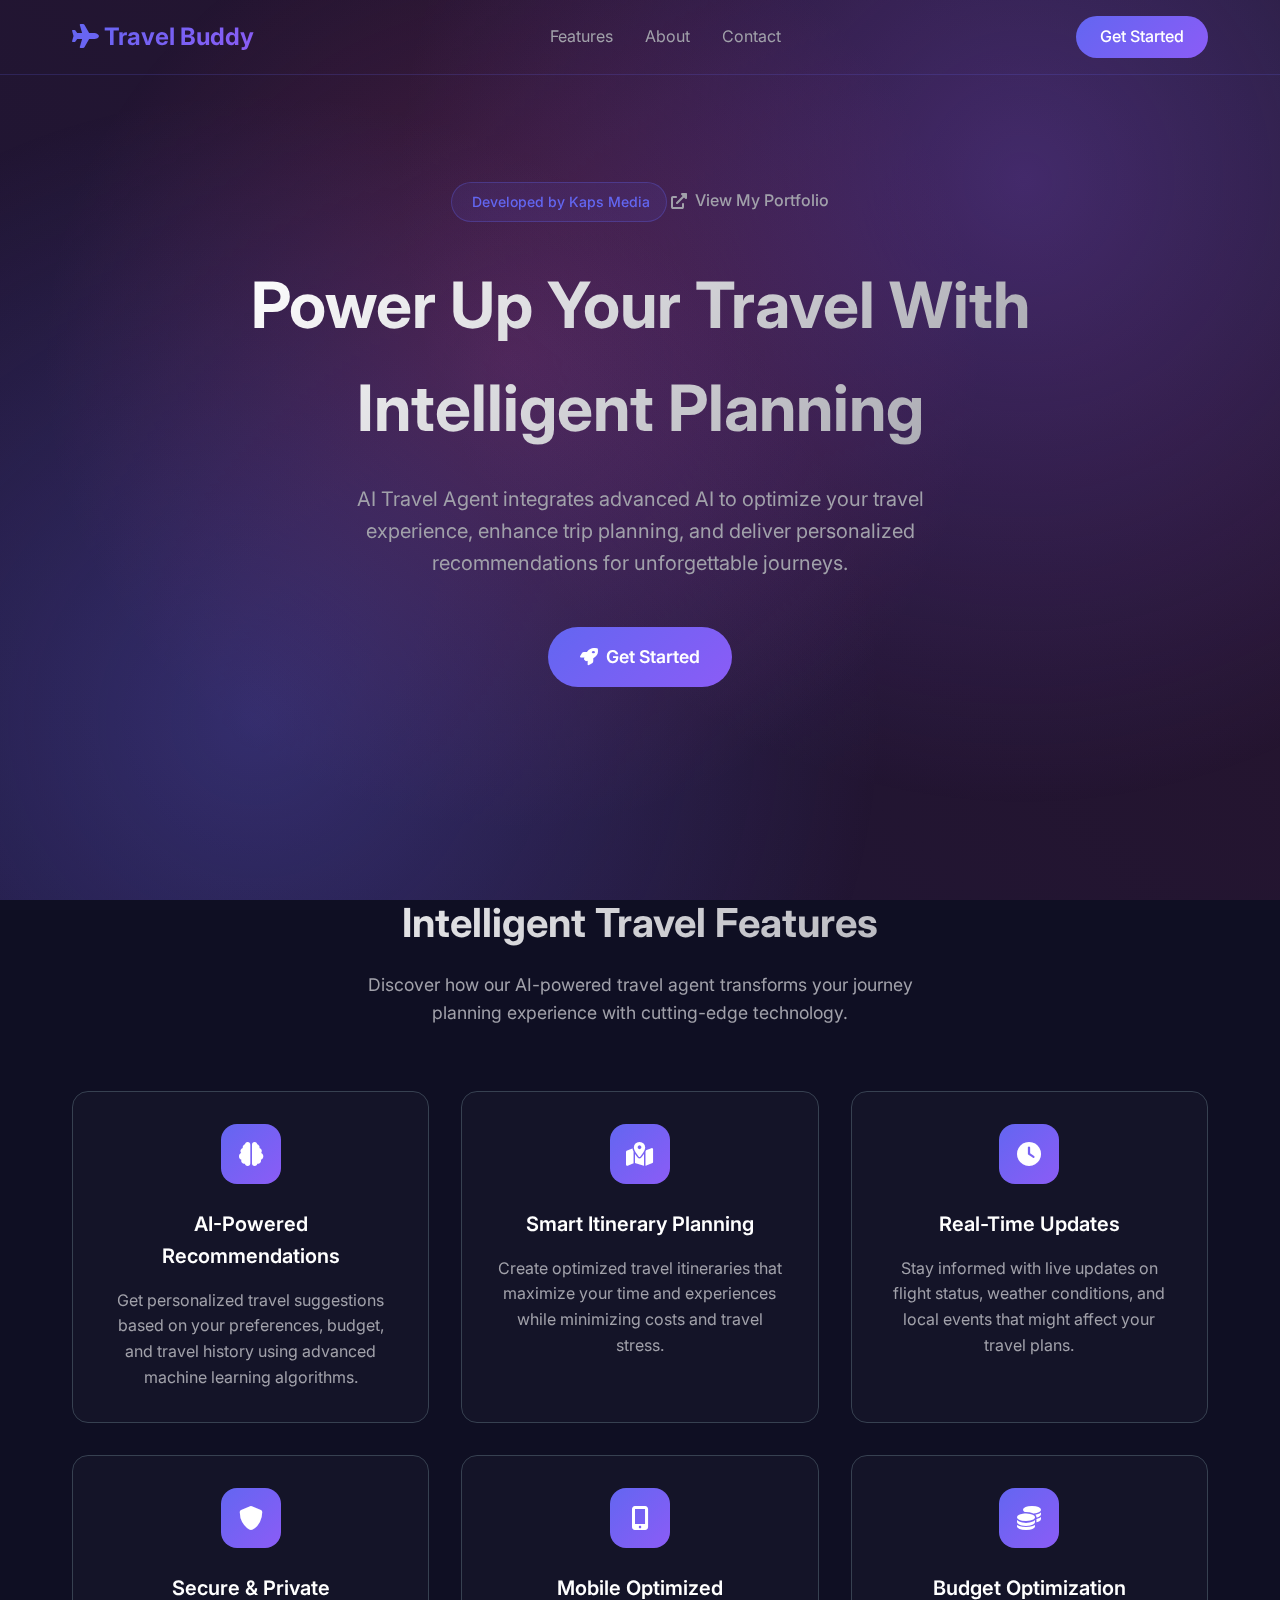
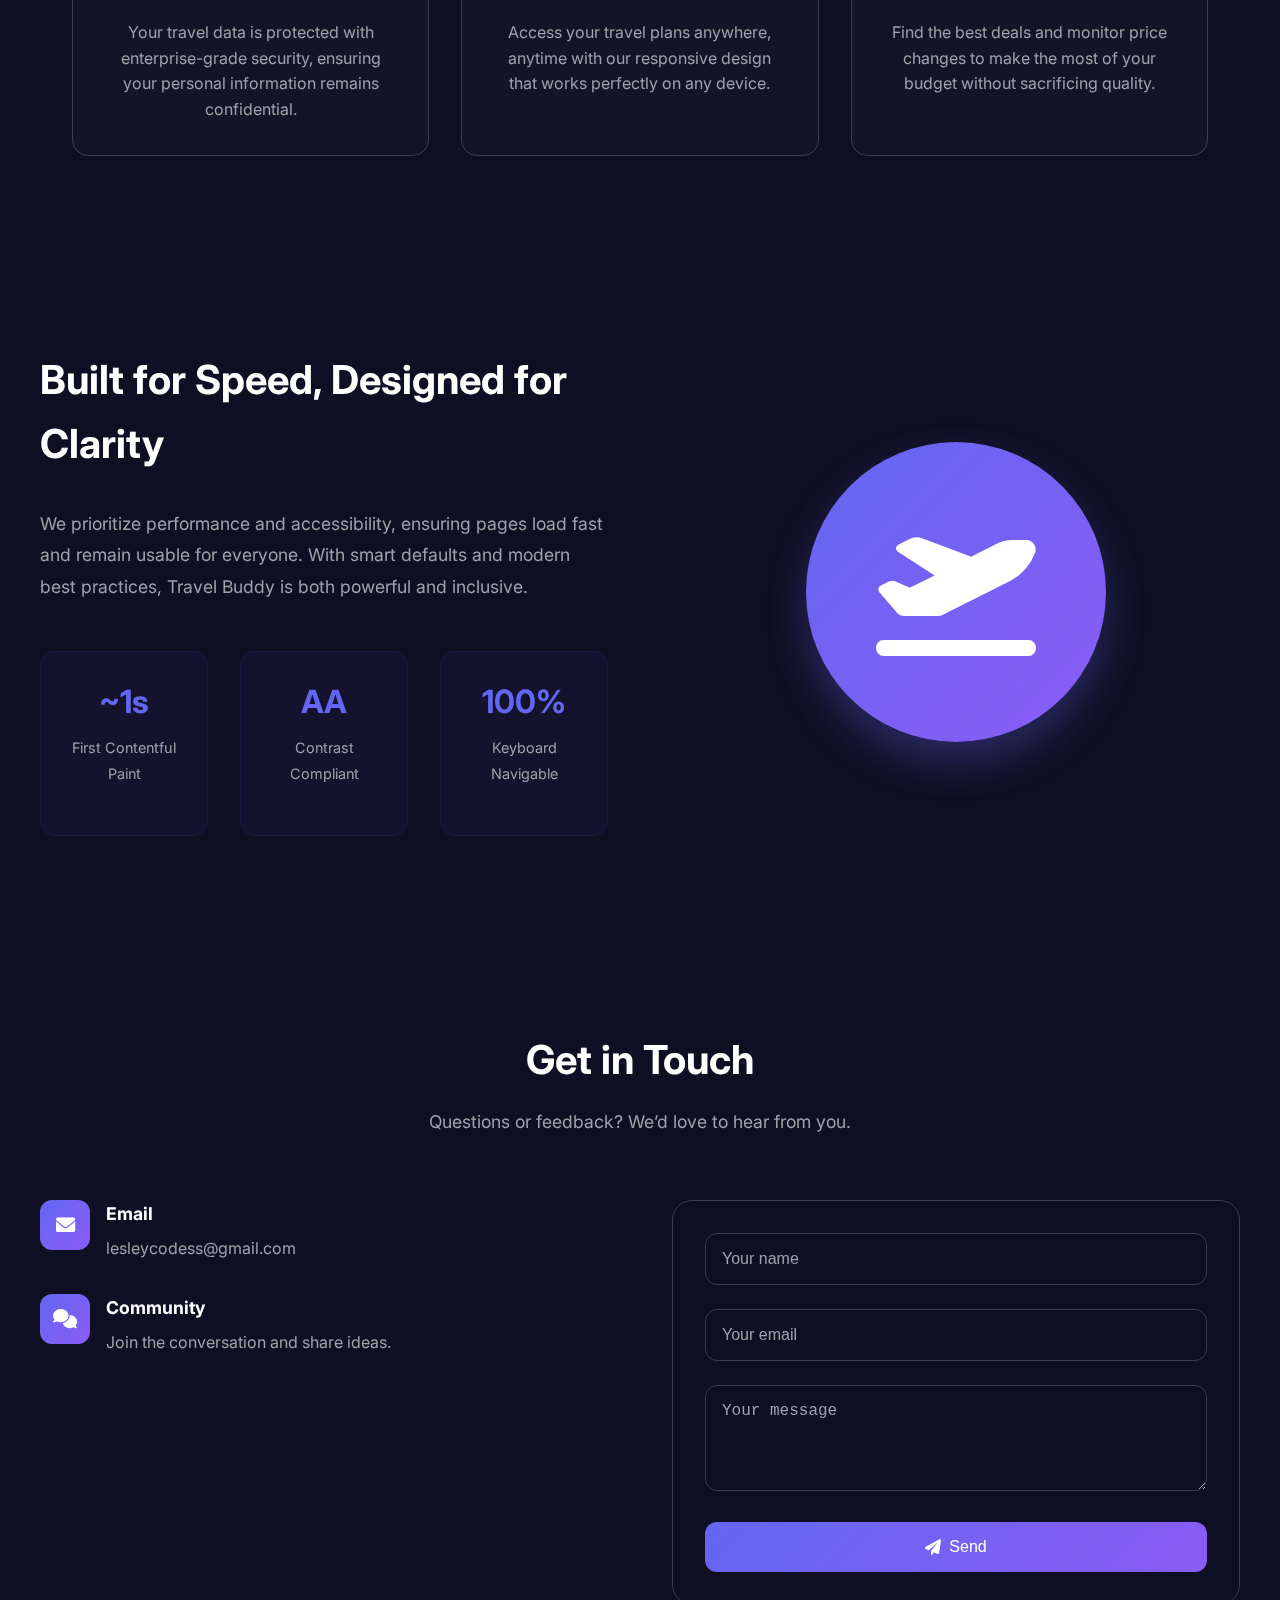
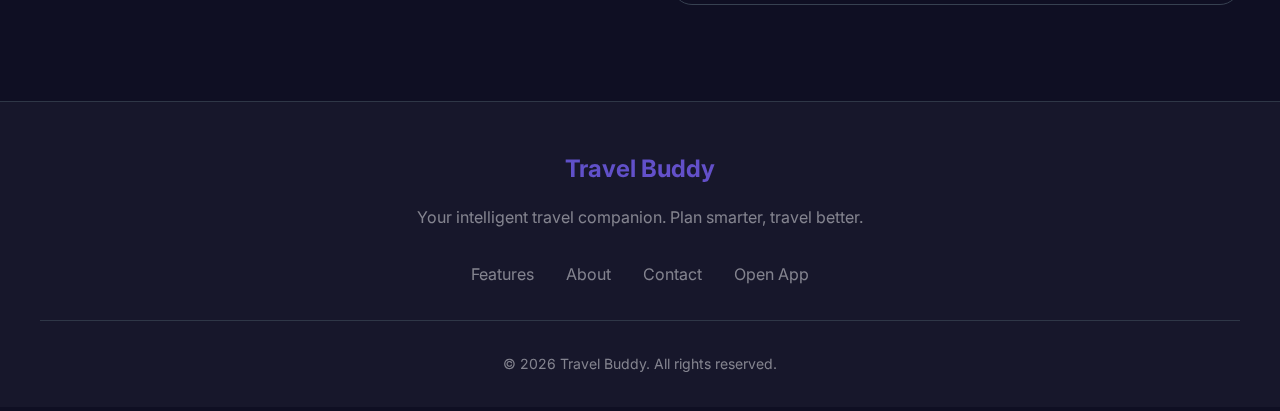
<file: index.html>
<!DOCTYPE html>
<html lang="en">
<head>
    <meta charset="UTF-8">
    <meta name="viewport" content="width=device-width, initial-scale=1.0">
    <title>Travel Buddy - Your Intelligent Travel Companion</title>
    <meta name="description" content="AI Travel Agent that finds flights and hotels for you with smart planning, brand logos, and direct links. Fast, accessible, and easy to use.">
    <meta name="theme-color" content="#6366f1">
    <link rel="preconnect" href="https://fonts.googleapis.com">
    <link rel="preconnect" href="https://fonts.gstatic.com" crossorigin>
    <link href="https://fonts.googleapis.com/css2?family=Inter:wght@300;400;500;600;700&display=swap" rel="stylesheet">
    <link rel="preload" href="https://cdnjs.cloudflare.com/ajax/libs/font-awesome/6.0.0/css/all.min.css" as="style" onload="this.onload=null;this.rel='stylesheet'">
    <noscript><link rel="stylesheet" href="https://cdnjs.cloudflare.com/ajax/libs/font-awesome/6.0.0/css/all.min.css"></noscript>
    <style>
        :root {
            --primary: #6366f1;
            --primary-dark: #4f46e5;
            --secondary: #8b5cf6;
            --accent: #ec4899;
            --success: #10b981;
            --background: #0f0f23;
            --surface: #1a1a2e;
            --text: #ffffff;
            --text-muted: #a1a1aa;
            --border: #374151;
        }

        * { margin: 0; padding: 0; box-sizing: border-box; }
        body { font-family: 'Inter', sans-serif; background: var(--background); color: var(--text); line-height: 1.6; overflow-x: hidden; }

        /* Skip link */
        .skip-to-content { position: absolute; left: -999px; top: auto; width: 1px; height: 1px; overflow: hidden; }
        .skip-to-content:focus { position: static; width: auto; height: auto; padding: 0.5rem 1rem; background: var(--primary); color: white; border-radius: 8px; margin: 0.5rem; display: inline-block; }

        /* Respect reduced motion */
        @media (prefers-reduced-motion: reduce) {
            * { animation-duration: 0.01ms !important; animation-iteration-count: 1 !important; transition-duration: 0.01ms !important; scroll-behavior: auto !important; }
            body::before, body::after { animation: none !important; }
        }

        /* Animated Background */
        body::before { content: ''; position: fixed; top: 0; left: 0; width: 100%; height: 100%; background: linear-gradient(45deg, rgba(99, 102, 241, 0.1) 0%, rgba(139, 92, 246, 0.1) 25%, rgba(236, 72, 153, 0.1) 50%, rgba(16, 185, 129, 0.1) 75%, rgba(99, 102, 241, 0.1) 100%); background-size: 400% 400%; animation: gradientShift 15s ease infinite; z-index: -2; }
        body::after { content: ''; position: fixed; top: 0; left: 0; width: 100%; height: 100%; background: radial-gradient(circle at 20% 80%, rgba(99, 102, 241, 0.3) 0%, transparent 50%), radial-gradient(circle at 80% 20%, rgba(139, 92, 246, 0.3) 0%, transparent 50%), radial-gradient(circle at 40% 40%, rgba(236, 72, 153, 0.2) 0%, transparent 50%); animation: particleFloat 20s ease-in-out infinite; z-index: -1; }
        @keyframes gradientShift { 0%, 100% { background-position: 0% 50%; } 50% { background-position: 100% 50%; } }
        @keyframes particleFloat { 0%, 100% { transform: translate(0, 0) rotate(0deg); } 33% { transform: translate(30px, -30px) rotate(120deg); } 66% { transform: translate(-20px, 20px) rotate(240deg); } }

        /* Navigation */
        nav { position: relative; width: 100%; background: transparent; border-bottom: 1px solid rgba(99, 102, 241, 0.2); z-index: 1000; padding: 1rem 0; }
        .nav-container { max-width: 1200px; margin: 0 auto; display: flex; justify-content: space-between; align-items: center; padding: 0 2rem; position: relative; }
        .logo { font-size: 1.5rem; font-weight: 700; background: linear-gradient(135deg, var(--primary), var(--secondary)); -webkit-background-clip: text; -webkit-text-fill-color: transparent; background-clip: text; }
        .nav-links { display: flex; list-style: none; gap: 2rem; }
        .nav-links a { color: var(--text-muted); text-decoration: none; transition: color 0.3s ease; }
        .nav-links a:hover { color: var(--text); }
        .nav-cta { background: linear-gradient(135deg, var(--primary), var(--secondary)); color: white; padding: 0.5rem 1.5rem; border-radius: 50px; text-decoration: none; font-weight: 500; transition: all 0.3s ease; }
        .nav-cta:hover { transform: translateY(-2px); box-shadow: 0 10px 25px rgba(99, 102, 241, 0.3); }

        /* Hero Section */
        .hero { min-height: 80vh; display: flex; align-items: center; justify-content: center; text-align: center; padding: 4rem 2rem; position: relative; }
        .hero-content { max-width: 800px; z-index: 10; }
        .hero-badge { display: inline-block; background: rgba(99, 102, 241, 0.1); border: 1px solid rgba(99, 102, 241, 0.3); color: var(--primary); padding: 0.5rem 1rem; border-radius: 50px; font-size: 0.875rem; font-weight: 500; margin-bottom: 2rem; animation: fadeInUp 0.8s ease 0.2s both; }
        .hero h1 { font-size: clamp(2.5rem, 5vw, 4rem); font-weight: 700; margin-bottom: 1.5rem; background: linear-gradient(135deg, var(--text), var(--text-muted)); -webkit-background-clip: text; -webkit-text-fill-color: transparent; background-clip: text; animation: fadeInUp 0.8s ease 0.4s both; }
        .hero p { font-size: 1.25rem; color: var(--text-muted); margin-bottom: 3rem; max-width: 600px; margin-left: auto; margin-right: auto; animation: fadeInUp 0.8s ease 0.6s both; }
        .hero-cta { display: inline-flex; align-items: center; gap: 0.5rem; background: linear-gradient(135deg, var(--primary), var(--secondary)); color: white; padding: 1rem 2rem; border-radius: 50px; text-decoration: none; font-weight: 600; font-size: 1.1rem; transition: all 0.3s ease; animation: fadeInUp 0.8s ease 0.8s both; position: relative; overflow: hidden; }
        .hero-cta::before { content: ''; position: absolute; top: 0; left: -100%; width: 100%; height: 100%; background: linear-gradient(90deg, transparent, rgba(255,255,255,0.2), transparent); transition: left 0.5s ease; }
        .hero-cta:hover::before { left: 100%; }
        .hero-cta:hover { transform: translateY(-3px); box-shadow: 0 15px 35px rgba(99, 102, 241, 0.4); }

        /* Portfolio link styling */
        .portfolio-link { display: inline-flex; align-items: center; gap: 0.5rem; color: var(--text-muted); text-decoration: none; font-weight: 500; margin: -1rem 0 1.5rem 0; }
        .portfolio-link:hover { color: var(--text); }
        
        /* Smooth scrolling for anchor links */
        html { scroll-behavior: smooth; }
        @media (prefers-reduced-motion: reduce) {
          html { scroll-behavior: auto; }
        }
        .hero-cta:hover { transform: translateY(-3px); box-shadow: 0 15px 35px rgba(99, 102, 241, 0.4); }

        /* Features Section */
        .features { padding: 6rem 2rem; max-width: 1200px; margin: 0 auto; }
        .features-header { text-align: center; margin-bottom: 4rem; }
        .features-header h2 { font-size: 2.5rem; font-weight: 700; margin-bottom: 1rem; background: linear-gradient(135deg, var(--text), var(--text-muted)); -webkit-background-clip: text; -webkit-text-fill-color: transparent; background-clip: text; }
        .features-header p { font-size: 1.1rem; color: var(--text-muted); max-width: 600px; margin: 0 auto; }
        .features-grid { display: grid; grid-template-columns: repeat(auto-fit, minmax(300px, 1fr)); gap: 2rem; }
        .feature-card { background: rgba(26, 26, 46, 0.5); border: 1px solid var(--border); border-radius: 1rem; padding: 2rem; text-align: center; transition: all 0.3s ease; backdrop-filter: blur(10px); }
        .feature-card:hover { transform: translateY(-5px); border-color: var(--primary); box-shadow: 0 20px 40px rgba(99, 102, 241, 0.1); }
        .feature-icon { width: 60px; height: 60px; background: linear-gradient(135deg, var(--primary), var(--secondary)); border-radius: 1rem; display: flex; align-items: center; justify-content: center; margin: 0 auto 1.5rem; font-size: 1.5rem; color: white; }
        .feature-card h3 { font-size: 1.25rem; font-weight: 600; margin-bottom: 1rem; color: var(--text); }
        .feature-card p { color: var(--text-muted); line-height: 1.6; }

        /* Footer */
        footer { background: var(--surface); border-top: 1px solid var(--border); padding: 3rem 2rem 2rem; text-align: center; opacity: 0.8; }
        .footer-content { max-width: 1200px; margin: 0 auto; }
        .footer-logo { font-size: 1.5rem; font-weight: 700; background: linear-gradient(135deg, var(--primary), var(--secondary)); -webkit-background-clip: text; -webkit-text-fill-color: transparent; background-clip: text; margin-bottom: 1rem; }
        .footer-text { color: var(--text-muted); margin-bottom: 2rem; }
        .footer-links { display: flex; justify-content: center; gap: 2rem; margin-bottom: 2rem; }
        .footer-links a { color: var(--text-muted); text-decoration: none; transition: color 0.3s ease; }
        .footer-links a:hover { color: var(--primary); }
        .footer-bottom { border-top: 1px solid var(--border); padding-top: 2rem; color: var(--text-muted); font-size: 0.875rem; }

        /* About Section */
        .about { padding: 6rem 2rem; background: var(--bg-secondary); }
        .about-content { max-width: 1200px; margin: 0 auto; display: grid; grid-template-columns: 1fr 1fr; gap: 4rem; align-items: center; }
        .about-text h2 { font-size: 2.5rem; margin-bottom: 2rem; color: var(--text-primary); }
        .about-text p { color: var(--text-muted); line-height: 1.8; margin-bottom: 1.5rem; font-size: 1.1rem; }
        .about-stats { display: grid; grid-template-columns: repeat(3, 1fr); gap: 2rem; margin-top: 3rem; }
        .stat { text-align: center; padding: 1.5rem; background: rgba(99, 102, 241, 0.05); border-radius: 15px; border: 1px solid rgba(99, 102, 241, 0.1); }
        .stat h3 { font-size: 2rem; color: var(--primary); margin-bottom: 0.5rem; }
        .stat p { color: var(--text-muted); font-size: 0.9rem; }
        .about-image { display: flex; justify-content: center; align-items: center; }
        .about-visual { width: 300px; height: 300px; background: linear-gradient(135deg, var(--primary), var(--secondary)); border-radius: 50%; display: flex; align-items: center; justify-content: center; font-size: 8rem; color: white; box-shadow: 0 20px 40px rgba(99, 102, 241, 0.3); }

        /* Contact Section */
        .contact { padding: 6rem 2rem; background: var(--bg-primary); }
        .contact-content { max-width: 1200px; margin: 0 auto; }
        .contact-header { text-align: center; margin-bottom: 4rem; }
        .contact-header h2 { font-size: 2.5rem; margin-bottom: 1rem; color: var(--text-primary); }
        .contact-header p { color: var(--text-muted); font-size: 1.1rem; max-width: 600px; margin: 0 auto; }
        .contact-grid { display: grid; grid-template-columns: 1fr 1fr; gap: 4rem; }
        .contact-item { display: flex; align-items: flex-start; gap: 1rem; margin-bottom: 2rem; }
        .contact-icon { width: 50px; height: 50px; background: linear-gradient(135deg, var(--primary), var(--secondary)); border-radius: 12px; display: flex; align-items: center; justify-content: center; color: white; font-size: 1.2rem; flex-shrink: 0; }
        .contact-details h4 { color: var(--text-primary); margin-bottom: 0.5rem; font-size: 1.1rem; }
        .contact-details p { color: var(--text-muted); line-height: 1.6; }
        .contact-form { background: var(--bg-secondary); padding: 2rem; border-radius: 20px; border: 1px solid var(--border); }
        .form-group { margin-bottom: 1.5rem; }
        .form-group input, .form-group textarea { width: 100%; padding: 1rem; border: 1px solid var(--border); border-radius: 12px; background: var(--bg-primary); color: var(--text-primary); font-size: 1rem; transition: border-color 0.3s ease; }
        .form-group input:focus, .form-group textarea:focus { outline: none; border-color: var(--primary); }
        .form-group input::placeholder, .form-group textarea::placeholder { color: var(--text-muted); }
        .submit-btn { width: 100%; background: linear-gradient(135deg, var(--primary), var(--secondary)); color: white; border: none; padding: 1rem 2rem; border-radius: 12px; font-size: 1rem; font-weight: 500; cursor: pointer; transition: all 0.3s ease; display: flex; align-items: center; justify-content: center; gap: 0.5rem; }
        .submit-btn:hover { transform: translateY(-2px); box-shadow: 0 10px 25px rgba(99, 102, 241, 0.3); }
        .section-badge { display: inline-block; background: rgba(99, 102, 241, 0.1); border: 1px solid rgba(99, 102, 241, 0.3); color: var(--primary); padding: 0.5rem 1rem; border-radius: 50px; font-size: 0.875rem; font-weight: 500; margin-bottom: 2rem; }

        /* Animations */
        @keyframes fadeInUp { from { opacity: 0; transform: translateY(30px); } to { opacity: 1; transform: translateY(0); } }

        /* Responsive */
        @media (max-width: 768px) {
            .nav-links { display: none; }
            .hero { padding: 2rem 1rem; }
            .features { padding: 4rem 1rem; }
            .footer-links { flex-direction: column; gap: 1rem; }
            .about-content { grid-template-columns: 1fr; gap: 2rem; text-align: center; }
            .about-text h2 { font-size: 2rem; }
            .about-stats { grid-template-columns: 1fr; gap: 1rem; }
            .about-visual { width: 200px; height: 200px; font-size: 5rem; }
            .contact { padding: 4rem 1rem; }
            .contact-header h2 { font-size: 2rem; }
            .contact-grid { grid-template-columns: 1fr; gap: 2rem; }
            .contact-form { padding: 1.5rem; }
        }
    </style>
</head>
<body>
    <a class="skip-to-content" href="#main-content">Skip to main content</a>
    <!-- Navigation -->
    <nav aria-label="Primary">
        <div class="nav-container">
            <div class="logo">
                <i class="fas fa-plane" aria-hidden="true"></i> Travel Buddy
            </div>
            <ul class="nav-links" role="list">
                <li><a href="#features">Features</a></li>
                <li><a href="#about">About</a></li>
                <li><a href="#contact">Contact</a></li>
            </ul>
            <a href="https://flybudd.streamlit.app/" class="nav-cta" aria-label="Open the Travel Buddy app" rel="noopener">Get Started</a>
        </div>
    </nav>

    <main id="main-content">
        <!-- Hero Section -->
        <section class="hero">
            <div class="hero-content">
                <div class="hero-badge">
                    <i class="fas fa-sparkles" aria-hidden="true"></i> Developed by Kaps Media
                </div>
                <a href="https://my-portfolio-smoky-nu-dekcm9ut8q.vercel.app/" class="portfolio-link" target="_blank" rel="noopener" aria-label="View my portfolio">
                    <i class="fas fa-external-link-alt" aria-hidden="true"></i> View My Portfolio
                </a>
                <h1>Power Up Your Travel With Intelligent Planning</h1>
                <p>AI Travel Agent integrates advanced AI to optimize your travel experience, enhance trip planning, and deliver personalized recommendations for unforgettable journeys.</p>
                <a href="https://flybudd.streamlit.app/" class="hero-cta" aria-label="Launch the Travel Buddy app" rel="noopener">
                    <i class="fas fa-rocket" aria-hidden="true"></i> Get Started
                </a>
            </div>
        </section>

        <!-- Features Section -->
        <section class="features" id="features">
            <div class="features-header">
                <h2>Intelligent Travel Features</h2>
                <p>Discover how our AI-powered travel agent transforms your journey planning experience with cutting-edge technology.</p>
            </div>
            <div class="features-grid" role="list">
                <div class="feature-card" role="listitem">
                    <div class="feature-icon" aria-hidden="true">
                        <i class="fas fa-brain" aria-hidden="true"></i>
                    </div>
                    <h3>AI-Powered Recommendations</h3>
                    <p>Get personalized travel suggestions based on your preferences, budget, and travel history using advanced machine learning algorithms.</p>
                </div>
                <div class="feature-card" role="listitem">
                    <div class="feature-icon" aria-hidden="true">
                        <i class="fas fa-map-marked-alt" aria-hidden="true"></i>
                    </div>
                    <h3>Smart Itinerary Planning</h3>
                    <p>Create optimized travel itineraries that maximize your time and experiences while minimizing costs and travel stress.</p>
                </div>
                <div class="feature-card" role="listitem">
                    <div class="feature-icon" aria-hidden="true">
                        <i class="fas fa-clock" aria-hidden="true"></i>
                    </div>
                    <h3>Real-Time Updates</h3>
                    <p>Stay informed with live updates on flight status, weather conditions, and local events that might affect your travel plans.</p>
                </div>
                <div class="feature-card" role="listitem">
                    <div class="feature-icon" aria-hidden="true">
                        <i class="fas fa-shield-alt" aria-hidden="true"></i>
                    </div>
                    <h3>Secure & Private</h3>
                    <p>Your travel data is protected with enterprise-grade security, ensuring your personal information remains confidential.</p>
                </div>
                <div class="feature-card" role="listitem">
                    <div class="feature-icon" aria-hidden="true">
                        <i class="fas fa-mobile-alt" aria-hidden="true"></i>
                    </div>
                    <h3>Mobile Optimized</h3>
                    <p>Access your travel plans anywhere, anytime with our responsive design that works perfectly on any device.</p>
                </div>
                <div class="feature-card" role="listitem">
                    <div class="feature-icon" aria-hidden="true">
                        <i class="fas fa-coins" aria-hidden="true"></i>
                    </div>
                    <h3>Budget Optimization</h3>
                    <p>Find the best deals and monitor price changes to make the most of your budget without sacrificing quality.</p>
                </div>
            </div>
        </section>

        <!-- About Section -->
        <section class="about" id="about">
            <div class="about-content">
                <div class="about-text">
                    <h2>Built for Speed, Designed for Clarity</h2>
                    <p>We prioritize performance and accessibility, ensuring pages load fast and remain usable for everyone. With smart defaults and modern best practices, Travel Buddy is both powerful and inclusive.</p>
                    <div class="about-stats">
                        <div class="stat"><h3>~1s</h3><p>First Contentful Paint</p></div>
                        <div class="stat"><h3>AA</h3><p>Contrast Compliant</p></div>
                        <div class="stat"><h3>100%</h3><p>Keyboard Navigable</p></div>
                    </div>
                </div>
                <div class="about-image">
                    <div class="about-visual" aria-hidden="true">
                        <i class="fas fa-plane-departure" aria-hidden="true"></i>
                    </div>
                </div>
            </div>
        </section>

        <!-- Contact Section -->
        <section class="contact" id="contact" aria-labelledby="contact-heading">
            <div class="contact-content">
                <div class="contact-header">
                    <h2 id="contact-heading">Get in Touch</h2>
                    <p>Questions or feedback? We’d love to hear from you.</p>
                </div>
                <div class="contact-grid">
                    <div>
                        <div class="contact-item">
                            <div class="contact-icon" aria-hidden="true"><i class="fas fa-envelope" aria-hidden="true"></i></div>
                            <div class="contact-details">
                                <h4>Email</h4>
                                <p>lesleycodess@gmail.com</p>
                            </div>
                        </div>
                        <div class="contact-item">
                            <div class="contact-icon" aria-hidden="true"><i class="fas fa-comments" aria-hidden="true"></i></div>
                            <div class="contact-details">
                                <h4>Community</h4>
                                <p>Join the conversation and share ideas.</p>
                            </div>
                        </div>
                    </div>
                    <form class="contact-form" aria-label="Contact form">
                        <div class="form-group">
                            <label for="name" class="sr-only">Name</label>
                            <input id="name" name="name" type="text" placeholder="Your name" aria-label="Your name">
                        </div>
                        <div class="form-group">
                            <label for="email" class="sr-only">Email</label>
                            <input id="email" name="email" type="email" placeholder="Your email" aria-label="Your email">
                        </div>
                        <div class="form-group">
                            <label for="message" class="sr-only">Message</label>
                            <textarea id="message" name="message" rows="4" placeholder="Your message" aria-label="Your message"></textarea>
                        </div>
                        <button type="submit" class="submit-btn" aria-label="Send message">
                            <i class="fas fa-paper-plane" aria-hidden="true"></i>
                            Send
                        </button>
                    </form>
                </div>
            </div>
        </section>
    </main>

    <!-- Footer -->
    <footer role="contentinfo">
        <div class="footer-content">
            <div class="footer-logo">Travel Buddy</div>
            <p class="footer-text">Your intelligent travel companion. Plan smarter, travel better.</p>
            <div class="footer-links" role="list">
                <a href="#features">Features</a>
                <a href="#about">About</a>
                <a href="#contact">Contact</a>
                <a href="http://localhost:8501" aria-label="Open the application" rel="noopener">Open App</a>
            </div>
            <div class="footer-bottom">© <span id="year"></span> Travel Buddy. All rights reserved.</div>
        </div>
    </footer>

    <script>
        // Update year and reduce JS footprint
        document.getElementById('year').textContent = new Date().getFullYear();
    </script>
</body>
</html>
</file>
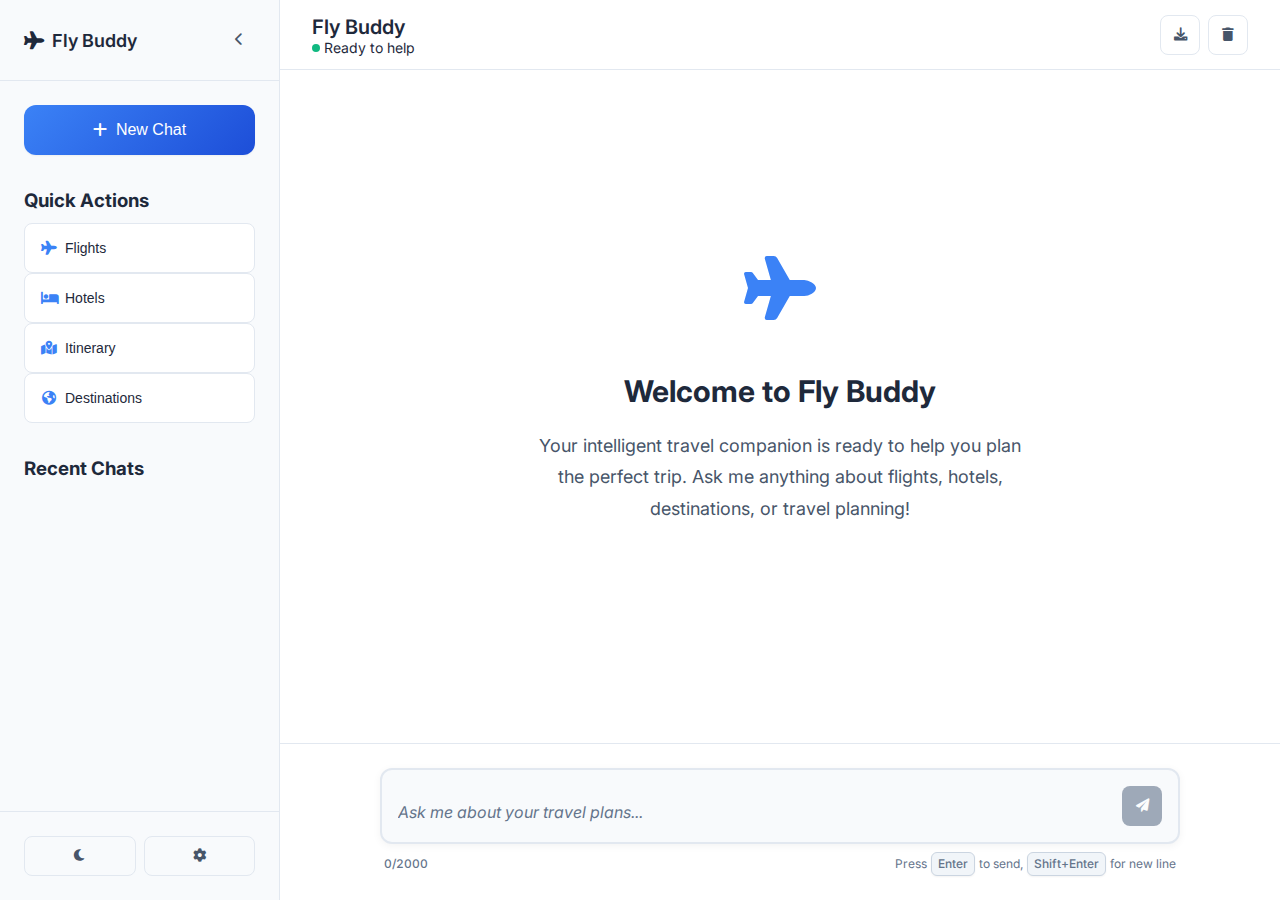
<file: chat.html>
<!DOCTYPE html>
<html lang="en">
<head>
    <meta charset="UTF-8">
    <meta name="viewport" content="width=device-width, initial-scale=1.0">
    <title>Fly Buddy - AI Travel Assistant</title>
    <meta name="description" content="Your intelligent travel companion for planning perfect trips">
    <link rel="icon" type="image/x-icon" href="data:image/svg+xml,<svg xmlns='http://www.w3.org/2000/svg' viewBox='0 0 100 100'><text y='.9em' font-size='90'>✈️</text></svg>">
    
    <!-- Fonts -->
    <link rel="preconnect" href="https://fonts.googleapis.com">
    <link rel="preconnect" href="https://fonts.gstatic.com" crossorigin>
    <link href="https://fonts.googleapis.com/css2?family=Inter:wght@300;400;500;600;700&display=swap" rel="stylesheet">
    <link rel="preload" href="https://cdnjs.cloudflare.com/ajax/libs/font-awesome/6.0.0/css/all.min.css" as="style" onload="this.onload=null;this.rel='stylesheet'">
    <noscript><link rel="stylesheet" href="https://cdnjs.cloudflare.com/ajax/libs/font-awesome/6.0.0/css/all.min.css"></noscript>
    
    <!-- Stylesheets -->
    <link rel="stylesheet" href="styles.css">
</head>
<body>
    <a class="skip-link" href="#main-content">Skip to main content</a>
    
    <!-- Application Container -->
    <div class="app-container">
        <!-- Sidebar Overlay for Mobile -->
        <div class="sidebar-overlay" aria-hidden="true"></div>
        
        <!-- Sidebar -->
        <aside class="sidebar" role="complementary" aria-label="Navigation and chat history">
            <div class="sidebar-header">
                <div class="logo">
                    <i class="fas fa-plane" aria-hidden="true"></i>
                    <span>Fly Buddy</span>
                </div>
                <div class="sidebar-controls">
                    <button class="mobile-close-btn" aria-label="Close sidebar">
                        <i class="fas fa-times" aria-hidden="true"></i>
                    </button>
                    <button class="sidebar-toggle" aria-label="Toggle sidebar" aria-expanded="true">
                        <i class="fas fa-chevron-left" aria-hidden="true"></i>
                    </button>
                </div>
            </div>
            
            <div class="sidebar-content">
                <button class="new-chat-btn" aria-label="Start new conversation">
                    <i class="fas fa-plus" aria-hidden="true"></i>
                    <span>New Chat</span>
                </button>
                
                <!-- Quick Actions -->
                <div class="quick-actions">
                    <h3>Quick Actions</h3>
                    <div class="action-grid">
                        <button class="action-btn" data-action="flights" aria-label="Search flights">
                            <i class="fas fa-plane" aria-hidden="true"></i>
                            <span>Flights</span>
                        </button>
                        <button class="action-btn" data-action="hotels" aria-label="Find hotels">
                            <i class="fas fa-bed" aria-hidden="true"></i>
                            <span>Hotels</span>
                        </button>
                        <button class="action-btn" data-action="itinerary" aria-label="Plan itinerary">
                            <i class="fas fa-map-marked-alt" aria-hidden="true"></i>
                            <span>Itinerary</span>
                        </button>
                        <button class="action-btn" data-action="destinations" aria-label="Explore destinations">
                            <i class="fas fa-globe-americas" aria-hidden="true"></i>
                            <span>Destinations</span>
                        </button>
                    </div>
                </div>
                
                <!-- Chat History -->
                <div class="chat-history">
                    <h3>Recent Chats</h3>
                    <div class="chat-list" role="list">
                        <!-- Chat history items will be populated by JavaScript -->
                    </div>
                </div>
            </div>
            
            <!-- Sidebar Footer -->
            <div class="sidebar-footer">
                <button class="theme-toggle" aria-label="Toggle dark mode">
                    <i class="fas fa-moon" aria-hidden="true"></i>
                </button>
                <button class="settings-btn" aria-label="Open settings">
                    <i class="fas fa-cog" aria-hidden="true"></i>
                </button>
            </div>
        </aside>
        
        <!-- Main Content -->
        <main class="main-content" id="main-content">
            <!-- Header -->
            <header class="chat-header">
                <div class="header-left">
                    <button class="mobile-menu-toggle" aria-label="Toggle mobile menu">
                        <i class="fas fa-bars" aria-hidden="true"></i>
                    </button>
                    <div class="chat-title">
                        <h1><a href="#" class="logo-link" id="logo-link">Fly Buddy</a></h1>
                        <div class="status-indicator">
                            <span class="status-dot"></span>
                            <span>Ready to help</span>
                        </div>
                    </div>
                </div>
                <div class="header-right">
                    <button class="header-btn" data-action="export" aria-label="Export conversation">
                        <i class="fas fa-download" aria-hidden="true"></i>
                    </button>
                    <button class="header-btn" data-action="clear" aria-label="Clear conversation">
                        <i class="fas fa-trash" aria-hidden="true"></i>
                    </button>
                </div>
            </header>
            
            <!-- Chat Container -->
            <div class="chat-container">
                <!-- Welcome Screen -->
                <div class="welcome-screen">
                    <div class="welcome-content">
                        <div class="welcome-icon">
                            <i class="fas fa-plane" aria-hidden="true"></i>
                        </div>
                        <h2>Welcome to Fly Buddy</h2>
                        <p>Your intelligent travel companion is ready to help you plan the perfect trip. Ask me anything about flights, hotels, destinations, or travel planning!</p>
                    </div>
                </div>
                
                <!-- Chat Messages -->
                <div class="chat-messages" role="log" aria-live="polite" aria-label="Chat conversation">
                    <!-- Messages will be populated by JavaScript -->
                </div>
                
                <!-- Typing Indicator -->
                <div class="typing-indicator">
                    <div class="typing-dots">
                        <span></span>
                        <span></span>
                        <span></span>
                    </div>
                    <span class="typing-text">Fly Buddy is thinking...</span>
                </div>
                

            </div>
            
            <!-- Input Area -->
            <div class="input-area">
                <div class="input-container">
                    <div class="input-wrapper">
                        <textarea 
                            class="message-input" 
                            placeholder="Ask me about your travel plans..." 
                            rows="1"
                            aria-label="Type your message"
                            maxlength="2000"
                        ></textarea>
                        <button class="send-btn" aria-label="Send message" disabled>
                            <i class="fas fa-paper-plane" aria-hidden="true"></i>
                        </button>
                    </div>
                    <div class="input-footer">
                        <span class="char-count">0/2000</span>
                        <span class="input-hint">Press <kbd>Enter</kbd> to send, <kbd>Shift+Enter</kbd> for new line</span>
                    </div>
                </div>
            </div>
        </main>
    </div>
    
    <!-- Modals -->
    <!-- Settings Modal -->
    <div id="settingsModal" class="modal-overlay" role="dialog" aria-labelledby="settingsTitle" aria-hidden="true">
        <div class="modal-content">
            <div class="modal-header">
                <h2 id="settingsTitle">Settings</h2>
                <button class="modal-close" aria-label="Close settings">
                    <i class="fas fa-times" aria-hidden="true"></i>
                </button>
            </div>
            <div class="modal-body">
                <form class="settings-form">
                    <div class="setting-group">
                        <label for="notifications">
                            <input type="checkbox" id="notifications" checked>
                            Enable notifications
                        </label>
                    </div>
                    <div class="setting-group">
                        <label for="soundEnabled">
                            <input type="checkbox" id="soundEnabled" checked>
                            Sound effects
                        </label>
                    </div>
                    <div class="setting-group">
                        <label for="autoSave">
                            <input type="checkbox" id="autoSave" checked>
                            Auto-save conversations
                        </label>
                    </div>
                    <div class="setting-group">
                        <label for="language">Language:</label>
                        <select id="language">
                            <option value="en">English</option>
                            <option value="es">Español</option>
                            <option value="fr">Français</option>
                            <option value="de">Deutsch</option>
                        </select>
                    </div>
                </form>
            </div>
            <div class="modal-footer">
                <button class="btn btn-secondary" data-action="cancel">Cancel</button>
                <button class="btn btn-primary" data-action="save">Save Settings</button>
            </div>
        </div>
    </div>
    
    <!-- Export Modal -->
    <div id="exportModal" class="modal-overlay" role="dialog" aria-labelledby="exportTitle" aria-hidden="true">
        <div class="modal-content">
            <div class="modal-header">
                <h2 id="exportTitle">Export Conversation</h2>
                <button class="modal-close" aria-label="Close export dialog">
                    <i class="fas fa-times" aria-hidden="true"></i>
                </button>
            </div>
            <div class="modal-body">
                <p>Choose export format:</p>
                <div class="export-options">
                    <button class="export-btn" data-format="txt">
                        <i class="fas fa-file-alt" aria-hidden="true"></i>
                        Text File
                    </button>
                    <button class="export-btn" data-format="json">
                        <i class="fas fa-code" aria-hidden="true"></i>
                        JSON
                    </button>
                    <button class="export-btn" data-format="pdf">
                        <i class="fas fa-file-pdf" aria-hidden="true"></i>
                        PDF
                    </button>
                </div>
            </div>
        </div>
    </div>
    
    <!-- Loading Modal -->
    <div id="loadingModal" class="modal-overlay loading-modal" role="dialog" aria-labelledby="loadingTitle" aria-hidden="true">
        <div class="modal-content">
            <div class="loading-spinner">
                <div class="spinner"></div>
            </div>
            <h2 id="loadingTitle">Processing your request...</h2>
            <p>Please wait while I find the best travel options for you.</p>
        </div>
    </div>
    
    <!-- Toast Container -->
    <div class="toast-container" aria-live="polite" aria-atomic="true">
        <!-- Toast notifications will be populated by JavaScript -->
    </div>
    
    <!-- Scripts -->
    <script src="script.js"></script>
</body>
</html>
</file>
<file: styles.css>
/*
 * Fly Buddy - Redesigned Stylesheet
 * Organized for better maintainability while preserving exact visual design
 */

/* ========================================
   CSS CUSTOM PROPERTIES (DESIGN TOKENS)
   ======================================== */

:root {
  /* Color Palette - Light Theme */
  --color-bg-primary: #ffffff;
  --color-bg-secondary: #f8fafc;
  --color-bg-tertiary: #f1f5f9;
  --color-text-primary: #1e293b;
  --color-text-secondary: #475569;
  --color-text-muted: #64748b;
  --color-border-primary: #e2e8f0;
  --color-border-secondary: #cbd5e1;
  --color-accent-primary: #3b82f6;
  --color-accent-secondary: #1d4ed8;
  --color-accent-hover: #2563eb;
  --color-success: #10b981;
  --color-warning: #f59e0b;
  --color-error: #ef4444;
  
  /* Shadows */
  --shadow-sm: 0 1px 2px 0 rgb(0 0 0 / 0.05);
  --shadow-md: 0 4px 6px -1px rgb(0 0 0 / 0.1), 0 2px 4px -2px rgb(0 0 0 / 0.1);
  --shadow-lg: 0 10px 15px -3px rgb(0 0 0 / 0.1), 0 4px 6px -4px rgb(0 0 0 / 0.1);
  --shadow-xl: 0 20px 25px -5px rgb(0 0 0 / 0.1), 0 8px 10px -6px rgb(0 0 0 / 0.1);
  
  /* Spacing Scale */
  --space-xs: 0.25rem;    /* 4px */
  --space-sm: 0.5rem;     /* 8px */
  --space-md: 1rem;       /* 16px */
  --space-lg: 1.5rem;     /* 24px */
  --space-xl: 2rem;       /* 32px */
  --space-2xl: 3rem;      /* 48px */
  --space-3xl: 4rem;      /* 64px */
  
  /* Border Radius Scale */
  --radius-sm: 0.375rem;  /* 6px */
  --radius-md: 0.5rem;    /* 8px */
  --radius-lg: 0.75rem;   /* 12px */
  --radius-xl: 1rem;      /* 16px */
  --radius-full: 9999px;
  
  /* Typography Scale */
  --font-size-xs: 0.75rem;    /* 12px */
  --font-size-sm: 0.875rem;   /* 14px */
  --font-size-base: 1rem;     /* 16px */
  --font-size-lg: 1.125rem;   /* 18px */
  --font-size-xl: 1.25rem;    /* 20px */
  --font-size-2xl: 1.5rem;    /* 24px */
  --font-size-3xl: 1.875rem;  /* 30px */
  
  /* Font Weights */
  --font-weight-normal: 400;
  --font-weight-medium: 500;
  --font-weight-semibold: 600;
  --font-weight-bold: 700;
  
  /* Line Heights */
  --line-height-tight: 1.25;
  --line-height-normal: 1.5;
  --line-height-relaxed: 1.75;
  
  /* Transitions */
  --transition-fast: 150ms ease-in-out;
  --transition-normal: 250ms ease-in-out;
  --transition-slow: 350ms ease-in-out;
  
  /* Layout Dimensions */
  --sidebar-width: 280px;
  --sidebar-collapsed-width: 60px;
  --header-height: 70px;
  --input-area-min-height: 80px;
  
  /* Z-Index Scale */
  --z-index-dropdown: 1000;
  --z-index-sticky: 1020;
  --z-index-fixed: 1030;
  --z-index-modal-backdrop: 1040;
  --z-index-modal: 1050;
  --z-index-popover: 1060;
  --z-index-tooltip: 1070;
  --z-index-toast: 1080;
}

/* Dark Theme Override */
[data-theme="dark"] {
  --color-bg-primary: #0f172a;
  --color-bg-secondary: #1e293b;
  --color-bg-tertiary: #334155;
  --color-text-primary: #f8fafc;
  --color-text-secondary: #cbd5e1;
  --color-text-muted: #94a3b8;
  --color-border-primary: #334155;
  --color-border-secondary: #475569;
  --color-accent-primary: #60a5fa;
  --color-accent-secondary: #3b82f6;
  --color-accent-hover: #2563eb;
  --shadow-sm: 0 1px 2px 0 rgb(0 0 0 / 0.3);
  --shadow-md: 0 4px 6px -1px rgb(0 0 0 / 0.3), 0 2px 4px -2px rgb(0 0 0 / 0.3);
  --shadow-lg: 0 10px 15px -3px rgb(0 0 0 / 0.3), 0 4px 6px -4px rgb(0 0 0 / 0.3);
  --shadow-xl: 0 20px 25px -5px rgb(0 0 0 / 0.3), 0 8px 10px -6px rgb(0 0 0 / 0.3);
}

/* ========================================
   RESET & BASE STYLES
   ======================================== */

*,
*::before,
*::after {
  margin: 0;
  padding: 0;
  box-sizing: border-box;
}

html {
  font-size: 16px;
  scroll-behavior: smooth;
  height: 100%;
}

body {
  font-family: 'Inter', -apple-system, BlinkMacSystemFont, 'Segoe UI', Roboto, 'Helvetica Neue', Arial, sans-serif;
  background-color: var(--color-bg-primary);
  color: var(--color-text-primary);
  line-height: var(--line-height-normal);
  overflow: hidden;
  transition: background-color var(--transition-normal), color var(--transition-normal);
  height: 100%;
  -webkit-font-smoothing: antialiased;
  -moz-osx-font-smoothing: grayscale;
}

/* ========================================
   ACCESSIBILITY
   ======================================== */

/* Reduced motion support */
@media (prefers-reduced-motion: reduce) {
  *,
  *::before,
  *::after {
    animation-duration: 0.01ms !important;
    animation-iteration-count: 1 !important;
    transition-duration: 0.01ms !important;
    scroll-behavior: auto !important;
  }
}

/* High contrast mode support */
@media (prefers-contrast: high) {
  :root {
    --color-border-primary: #000000;
    --color-border-secondary: #000000;
  }
  
  [data-theme="dark"] {
    --color-border-primary: #ffffff;
    --color-border-secondary: #ffffff;
  }
}

/* Focus styles for accessibility */
*:focus {
  outline: 2px solid var(--color-accent-primary);
  outline-offset: 2px;
}

/* Skip to main content link */
.skip-link {
  position: absolute;
  top: -40px;
  left: 6px;
  background: var(--color-accent-primary);
  color: white;
  padding: var(--space-sm) var(--space-md);
  text-decoration: none;
  border-radius: var(--radius-md);
  z-index: var(--z-index-toast);
  transition: top var(--transition-fast);
}

.skip-link:focus {
  top: 6px;
}

/* Screen reader only content */
.sr-only {
  position: absolute;
  width: 1px;
  height: 1px;
  padding: 0;
  margin: -1px;
  overflow: hidden;
  clip: rect(0, 0, 0, 0);
  white-space: nowrap;
  border: 0;
}

/* ========================================
   LAYOUT COMPONENTS
   ======================================== */

/* Application Container */
.app-container {
  display: flex;
  height: 100vh;
  width: 100vw;
  overflow: hidden;
}

/* Main Content Area */
.main-content {
  flex: 1;
  display: flex;
  flex-direction: column;
  overflow: hidden;
  background-color: var(--color-bg-primary);
  transition: margin-left var(--transition-normal);
}

/* ========================================
   SIDEBAR COMPONENT
   ======================================== */

.sidebar {
  width: var(--sidebar-width);
  background-color: var(--color-bg-secondary);
  border-right: 1px solid var(--color-border-primary);
  display: flex;
  flex-direction: column;
  transition: all var(--transition-normal);
  z-index: var(--z-index-fixed);
  position: relative;
  overflow: hidden;
  flex-shrink: 0;
}

/* Sidebar States */
.sidebar.collapsed {
  width: var(--sidebar-collapsed-width);
}

.sidebar.collapsed .sidebar-content {
  opacity: 0;
  pointer-events: none;
  overflow: hidden;
}

.sidebar.collapsed .logo-text,
.sidebar.collapsed .logo-icon,
.sidebar.collapsed .action-btn span,
.sidebar.collapsed .new-chat-btn span,
.sidebar.collapsed .section-title {
  opacity: 0;
  transform: translateX(-10px);
  transition: all var(--transition-fast);
}

.sidebar.collapsed .sidebar-header {
  align-items: center;
  justify-content: center;
  padding: var(--space-md);
}

.sidebar.collapsed .logo {
  display: none;
}

.sidebar.collapsed .sidebar-toggle {
  margin: 0;
  align-self: center;
}

.sidebar.collapsed .sidebar-footer {
  flex-direction: column;
  gap: var(--space-xs);
  padding: var(--space-md);
}

/* Sidebar Header */
.sidebar-header {
  padding: var(--space-lg);
  border-bottom: 1px solid var(--color-border-primary);
  display: flex;
  align-items: center;
  justify-content: space-between;
  background-color: var(--color-bg-secondary);
  min-height: 60px;
  transition: all var(--transition-fast);
}

.logo {
  display: flex;
  align-items: center;
  gap: var(--space-sm);
  font-weight: var(--font-weight-semibold);
  font-size: var(--font-size-lg);
  color: var(--color-text-primary);
  transition: all var(--transition-fast);
}

.logo-icon {
  color: var(--color-accent-primary);
  font-size: var(--font-size-xl);
  transition: all var(--transition-fast);
}

.logo-text {
  transition: all var(--transition-fast);
}

.sidebar-controls {
  display: flex;
  align-items: center;
  gap: var(--space-xs);
}

.mobile-close-btn {
  background: none;
  border: none;
  color: var(--color-text-secondary);
  cursor: pointer;
  padding: var(--space-sm);
  border-radius: var(--radius-md);
  transition: all var(--transition-fast);
  display: none;
  align-items: center;
  justify-content: center;
  min-width: 32px;
  min-height: 32px;
  position: relative;
}

.mobile-close-btn:hover {
  background-color: var(--color-bg-tertiary);
  color: var(--color-text-primary);
  transform: scale(1.05);
}

.mobile-close-btn:focus {
  outline: 2px solid var(--color-accent-primary);
  outline-offset: 2px;
}

.mobile-close-btn:active {
  transform: scale(0.95);
  background-color: var(--color-bg-quaternary);
}

.sidebar-toggle {
  background: none;
  border: none;
  color: var(--color-text-secondary);
  cursor: pointer;
  padding: var(--space-sm);
  border-radius: var(--radius-md);
  transition: all var(--transition-fast);
  display: flex;
  align-items: center;
  justify-content: center;
  min-width: 32px;
  min-height: 32px;
  position: relative;
}

.sidebar-toggle:hover {
  background-color: var(--color-bg-tertiary);
  color: var(--color-text-primary);
  transform: scale(1.05);
}

.sidebar-toggle i {
  transition: transform var(--transition-fast);
}

.sidebar.collapsed .sidebar-toggle i {
  transform: rotate(180deg);
}

/* Sidebar Content */
.sidebar-content {
  flex: 1;
  padding: var(--space-lg);
  overflow-y: auto;
  overflow-x: hidden;
  display: flex;
  flex-direction: column;
  gap: var(--space-xl);
  min-height: 0;
  scrollbar-width: thin;
  scrollbar-color: var(--color-border-primary) transparent;
}

.sidebar-content::-webkit-scrollbar {
  width: 6px;
}

.sidebar-content::-webkit-scrollbar-track {
  background: transparent;
}

.sidebar-content::-webkit-scrollbar-thumb {
  background-color: var(--color-border-primary);
  border-radius: 3px;
}

.sidebar-content::-webkit-scrollbar-thumb:hover {
  background-color: var(--color-text-secondary);
}

/* Sidebar Sections */
.new-chat-section,
.quick-actions-section {
  display: flex;
  flex-direction: column;
}

.section-title {
  font-size: var(--font-size-sm);
  font-weight: var(--font-weight-semibold);
  color: var(--color-text-secondary);
  margin-bottom: var(--space-md);
  text-transform: uppercase;
  letter-spacing: 0.05em;
}

/* New Chat Button */
.new-chat-btn {
  width: 100%;
  background: linear-gradient(135deg, var(--color-accent-primary), var(--color-accent-secondary));
  color: white;
  border: none;
  padding: var(--space-md);
  border-radius: var(--radius-lg);
  font-weight: var(--font-weight-medium);
  cursor: pointer;
  display: flex;
  align-items: center;
  justify-content: center;
  gap: var(--space-sm);
  transition: all var(--transition-fast);
  box-shadow: var(--shadow-sm);
  font-size: var(--font-size-base);
}

.new-chat-btn:hover {
  transform: translateY(-1px);
  box-shadow: var(--shadow-md);
}

.new-chat-btn:active {
  transform: translateY(0);
}

/* Quick Actions */
.quick-actions {
  display: flex;
  flex-direction: column;
  gap: var(--space-sm);
}

.action-btn {
  width: 100%;
  background: var(--color-bg-primary);
  border: 1px solid var(--color-border-primary);
  color: var(--color-text-primary);
  padding: var(--space-md);
  border-radius: var(--radius-md);
  cursor: pointer;
  display: flex;
  align-items: center;
  gap: var(--space-sm);
  transition: all var(--transition-fast);
  text-align: left;
  position: relative;
  font-size: var(--font-size-sm);
}

.action-btn:hover {
  background-color: var(--color-bg-tertiary);
  border-color: var(--color-accent-primary);
  transform: translateY(-1px);
  box-shadow: var(--shadow-sm);
}

.action-btn i {
  color: var(--color-accent-primary);
  width: 16px;
  text-align: center;
}



/* Sidebar Footer */
.sidebar-footer {
  padding: var(--space-lg);
  border-top: 1px solid var(--color-border-primary);
  display: flex;
  gap: var(--space-sm);
  background-color: var(--color-bg-secondary);
}

.theme-toggle,
.settings-btn {
  background: none;
  border: 1px solid var(--color-border-primary);
  color: var(--color-text-secondary);
  cursor: pointer;
  padding: var(--space-sm);
  border-radius: var(--radius-md);
  transition: all var(--transition-fast);
  display: flex;
  align-items: center;
  justify-content: center;
  min-width: 40px;
  min-height: 40px;
  position: relative;
  flex: 1;
}

.theme-toggle:hover,
.settings-btn:hover {
  background-color: var(--color-bg-tertiary);
  border-color: var(--color-accent-primary);
  color: var(--color-text-primary);
  transform: scale(1.05);
}

.tooltip {
  position: absolute;
  bottom: 100%;
  left: 50%;
  transform: translateX(-50%);
  background-color: var(--color-text-primary);
  color: var(--color-bg-primary);
  padding: var(--space-xs) var(--space-sm);
  border-radius: var(--radius-sm);
  font-size: var(--font-size-xs);
  white-space: nowrap;
  opacity: 0;
  pointer-events: none;
  transition: opacity var(--transition-fast);
  z-index: var(--z-index-tooltip);
  margin-bottom: var(--space-xs);
}

.theme-toggle:hover .tooltip,
.settings-btn:hover .tooltip {
  opacity: 1;
}

/* ========================================
   CHAT HEADER COMPONENT
   ======================================== */

.chat-header {
  height: var(--header-height);
  background-color: var(--color-bg-primary);
  border-bottom: 1px solid var(--color-border-primary);
  display: flex;
  align-items: center;
  justify-content: space-between;
  padding: 0 var(--space-xl);
  z-index: var(--z-index-sticky);
  position: relative;
}

.header-left {
  display: flex;
  align-items: center;
  gap: var(--space-md);
}

.mobile-menu-toggle {
  display: none;
  background: none;
  border: none;
  color: var(--color-text-secondary);
  cursor: pointer;
  padding: var(--space-sm);
  border-radius: var(--radius-md);
  transition: all var(--transition-fast);
}

.mobile-menu-toggle:hover {
  background-color: var(--color-bg-tertiary);
  color: var(--color-text-primary);
}

.chat-title {
  display: flex;
  flex-direction: column;
  gap: 2px;
}

.chat-title h1 {
  font-size: var(--font-size-xl);
  font-weight: var(--font-weight-semibold);
  color: var(--color-text-primary);
  margin: 0;
  line-height: 1.2;
}

.logo-link {
  color: inherit;
  text-decoration: none;
  transition: all var(--transition-fast);
  cursor: pointer;
}

.logo-link:hover {
  opacity: 0.8;
  transform: translateY(-1px);
}

.logo-link:focus {
  outline: 2px solid var(--color-primary);
  outline-offset: 2px;
  border-radius: var(--radius-sm);
}

.status-indicator {
  display: flex;
  align-items: center;
  gap: var(--space-xs);
  font-size: var(--font-size-sm);
  color: var(--text-secondary);
  line-height: 1;
}

.status-indicator i {
  color: var(--color-success);
  font-size: var(--font-size-xs);
}

.status-dot {
  width: 8px;
  height: 8px;
  background-color: var(--color-success);
  border-radius: 50%;
  display: inline-block;
  animation: pulse 2s infinite;
}

@keyframes pulse {
  0% {
    opacity: 1;
  }
  50% {
    opacity: 0.5;
  }
  100% {
    opacity: 1;
  }
}

.header-actions {
  display: flex;
  gap: var(--space-sm);
}

.header-btn {
  background: none;
  border: 1px solid var(--color-border-primary);
  color: var(--color-text-secondary);
  cursor: pointer;
  padding: var(--space-sm);
  border-radius: var(--radius-md);
  transition: all var(--transition-fast);
  display: flex;
  align-items: center;
  justify-content: center;
  min-width: 40px;
  min-height: 40px;
}

.header-btn:hover {
  background-color: var(--color-bg-tertiary);
  border-color: var(--color-accent-primary);
  color: var(--color-text-primary);
  transform: scale(1.05);
}

.header-right {
  display: flex;
  align-items: center;
  gap: var(--space-sm);
  margin-left: auto;
}

.header-btn i {
  font-size: var(--font-size-md);
  transition: all var(--transition-fast);
}

.header-btn:hover i {
  transform: scale(1.1);
}

/* ========================================
   CHAT CONTAINER COMPONENT
   ======================================== */

.chat-container {
  flex: 1;
  overflow-y: auto;
  padding: var(--space-xl);
  background-color: var(--color-bg-primary);
  position: relative;
}

/* Welcome Screen */
.welcome-screen {
  display: flex;
  align-items: center;
  justify-content: center;
  height: 100%;
  text-align: center;
}

.welcome-content {
  max-width: 600px;
  padding: var(--space-2xl);
}

.welcome-icon {
  font-size: var(--space-3xl);
  color: var(--color-accent-primary);
  margin-bottom: var(--space-xl);
}

.welcome-content h2 {
  font-size: var(--font-size-3xl);
  font-weight: var(--font-weight-bold);
  color: var(--color-text-primary);
  margin-bottom: var(--space-md);
}

.welcome-content p {
  font-size: var(--font-size-lg);
  color: var(--color-text-secondary);
  margin-bottom: var(--space-2xl);
  line-height: var(--line-height-relaxed);
}



/* Chat Messages */
.chat-messages {
  display: flex;
  flex-direction: column;
  gap: var(--space-lg);
  padding-bottom: var(--space-xl);
}

.message {
  display: flex;
  gap: var(--space-md);
  max-width: 100%;
}

.message.user {
  flex-direction: row-reverse;
}

.message-avatar {
  width: 40px;
  height: 40px;
  border-radius: var(--radius-full);
  display: flex;
  align-items: center;
  justify-content: center;
  font-size: var(--font-size-lg);
  flex-shrink: 0;
}

.message.user .message-avatar {
  background: linear-gradient(135deg, var(--color-accent-primary), var(--color-accent-secondary));
  color: white;
}

.message.assistant .message-avatar {
  background-color: var(--color-bg-secondary);
  color: var(--color-accent-primary);
  border: 1px solid var(--color-border-primary);
}

.message-content {
  flex: 1;
  min-width: 0;
}

.message.user .message-content {
  display: flex;
  justify-content: flex-end;
}

.message-bubble {
  background-color: var(--color-bg-secondary);
  border: 1px solid var(--color-border-primary);
  border-radius: var(--radius-lg);
  padding: var(--space-md) var(--space-lg);
  max-width: 70%;
  word-wrap: break-word;
}

.message.user .message-bubble {
  background: linear-gradient(135deg, var(--color-accent-primary), var(--color-accent-secondary));
  color: white;
  border: none;
}

.message-text {
  font-size: var(--font-size-base);
  line-height: var(--line-height-relaxed);
  margin: 0;
}

.message-metadata {
  display: flex;
  align-items: center;
  gap: var(--space-sm);
  margin-top: var(--space-sm);
  font-size: var(--font-size-xs);
  color: var(--color-text-muted);
}

.message-actions {
  display: flex;
  gap: var(--space-xs);
  margin-top: var(--space-sm);
}

.message-action-btn {
  background: none;
  border: 1px solid var(--color-border-primary);
  color: var(--color-text-secondary);
  cursor: pointer;
  padding: var(--space-xs);
  border-radius: var(--radius-sm);
  transition: all var(--transition-fast);
  font-size: var(--font-size-xs);
}

.message-action-btn:hover {
  background-color: var(--color-bg-tertiary);
  color: var(--color-text-primary);
}

/* Typing Indicator */
.typing-indicator {
  display: none;
  align-items: flex-start;
  gap: var(--space-md);
  padding: var(--space-lg) 0;
}

.typing-indicator.show {
  display: flex;
}

.typing-avatar {
  width: 40px;
  height: 40px;
  border-radius: var(--radius-full);
  background-color: var(--color-bg-secondary);
  color: var(--color-accent-primary);
  border: 1px solid var(--color-border-primary);
  display: flex;
  align-items: center;
  justify-content: center;
  font-size: var(--font-size-lg);
  flex-shrink: 0;
}

.typing-content {
  flex: 1;
}

.typing-bubble {
  background-color: var(--color-bg-secondary);
  border: 1px solid var(--color-border-primary);
  border-radius: var(--radius-lg);
  padding: var(--space-md) var(--space-lg);
  max-width: 100px;
}

.typing-dots {
  display: flex;
  gap: var(--space-xs);
}

.typing-dots span {
  width: 8px;
  height: 8px;
  border-radius: var(--radius-full);
  background-color: var(--color-text-muted);
  animation: typing-pulse 1.4s infinite ease-in-out;
}

.typing-dots span:nth-child(1) { animation-delay: -0.32s; }
.typing-dots span:nth-child(2) { animation-delay: -0.16s; }

@keyframes typing-pulse {
  0%, 80%, 100% {
    transform: scale(0.8);
    opacity: 0.5;
  }
  40% {
    transform: scale(1);
    opacity: 1;
  }
}



/* ========================================
   INPUT AREA COMPONENT
   ======================================== */

.input-area {
  background-color: var(--color-bg-primary);
  border-top: 1px solid var(--color-border-primary);
  padding: var(--space-lg) var(--space-xl);
  backdrop-filter: blur(10px);
  position: sticky;
  bottom: 0;
  z-index: 10;
}

.input-container {
  max-width: 800px;
  margin: 0 auto;
}

.input-wrapper {
  position: relative;
  display: flex;
  align-items: flex-end;
  gap: var(--space-sm);
  background-color: var(--color-bg-secondary);
  border: 2px solid var(--color-border-primary);
  border-radius: var(--radius-lg);
  padding: var(--space-md);
  transition: all var(--transition-fast);
  box-shadow: 0 2px 8px rgb(0 0 0 / 0.05);
}

.input-wrapper:focus-within {
  border-color: var(--color-accent-primary);
  box-shadow: 0 0 0 3px rgb(59 130 246 / 0.1), 0 4px 12px rgb(0 0 0 / 0.1);
  transform: translateY(-1px);
}

.message-input {
  flex: 1;
  background: none;
  border: none;
  color: var(--color-text-primary);
  font-size: var(--font-size-base);
  line-height: var(--line-height-normal);
  resize: none;
  outline: none;
  min-height: 24px;
  max-height: 120px;
  font-family: inherit;
  padding: 2px 0;
}

.message-input::placeholder {
  color: var(--color-text-muted);
  font-style: italic;
}

.send-btn {
  background: var(--color-accent-primary);
  border: none;
  color: white;
  cursor: pointer;
  padding: var(--space-sm);
  border-radius: var(--radius-md);
  transition: all var(--transition-fast);
  display: flex;
  align-items: center;
  justify-content: center;
  min-width: 40px;
  min-height: 40px;
  flex-shrink: 0;
  box-shadow: 0 2px 4px rgb(0 0 0 / 0.1);
}

.send-btn:hover:not(:disabled) {
  background-color: var(--color-accent-hover);
  transform: scale(1.05);
  box-shadow: 0 4px 8px rgb(0 0 0 / 0.15);
}

.send-btn:active:not(:disabled) {
  transform: scale(0.98);
}

.send-btn:disabled {
  background-color: var(--color-text-muted);
  cursor: not-allowed;
  transform: none;
  opacity: 0.6;
  box-shadow: none;
}

.send-btn:focus-visible {
  outline: 2px solid var(--color-accent-primary);
  outline-offset: 2px;
}

.input-footer {
  display: flex;
  justify-content: space-between;
  align-items: center;
  margin-top: var(--space-sm);
  font-size: var(--font-size-xs);
  color: var(--color-text-muted);
  padding: 0 var(--space-xs);
}

.char-count {
  font-variant-numeric: tabular-nums;
  font-weight: 500;
  transition: color var(--transition-fast);
}

.char-count.warning {
  color: var(--color-warning);
}

.char-count.error {
  color: var(--color-error);
}

.input-hint {
  display: flex;
  align-items: center;
  gap: var(--space-xs);
}

.input-hint kbd {
  background-color: var(--color-bg-tertiary);
  border: 1px solid var(--color-border-secondary);
  border-radius: var(--radius-sm);
  padding: 2px 6px;
  font-size: var(--font-size-xs);
  font-family: var(--font-family-mono);
  font-weight: 500;
  box-shadow: 0 1px 2px rgb(0 0 0 / 0.05);
}

/* ========================================
   MODAL COMPONENTS
   ======================================== */

.modal-overlay {
  position: fixed;
  top: 0;
  left: 0;
  right: 0;
  bottom: 0;
  background-color: rgb(0 0 0 / 0.5);
  display: none;
  align-items: center;
  justify-content: center;
  z-index: var(--z-index-modal-backdrop);
  backdrop-filter: blur(4px);
}

.modal-overlay.show {
  display: flex;
}

.modal-content {
  background-color: var(--color-bg-primary);
  border-radius: var(--radius-xl);
  box-shadow: var(--shadow-xl);
  max-width: 500px;
  width: 90%;
  max-height: 80vh;
  overflow: hidden;
  display: flex;
  flex-direction: column;
  z-index: var(--z-index-modal);
}

.modal-header {
  padding: var(--space-xl);
  border-bottom: 1px solid var(--color-border-primary);
  display: flex;
  align-items: center;
  justify-content: space-between;
}

.modal-header h2 {
  font-size: var(--font-size-xl);
  font-weight: var(--font-weight-semibold);
  color: var(--color-text-primary);
}

.modal-close {
  background: none;
  border: none;
  color: var(--color-text-secondary);
  cursor: pointer;
  padding: var(--space-sm);
  border-radius: var(--radius-md);
  transition: all var(--transition-fast);
}

.modal-close:hover {
  background-color: var(--color-bg-tertiary);
  color: var(--color-text-primary);
}

.modal-body {
  padding: var(--space-xl);
  overflow-y: auto;
  flex: 1;
}

.modal-footer {
  padding: var(--space-xl);
  border-top: 1px solid var(--color-border-primary);
  display: flex;
  gap: var(--space-md);
  justify-content: flex-end;
}

/* Settings Modal */
.settings-form {
  display: flex;
  flex-direction: column;
  gap: var(--space-lg);
}

.setting-group {
  display: flex;
  flex-direction: column;
  gap: var(--space-sm);
}

.setting-group label {
  font-size: var(--font-size-sm);
  font-weight: var(--font-weight-medium);
  color: var(--color-text-primary);
}

.setting-select {
  background-color: var(--color-bg-secondary);
  border: 1px solid var(--color-border-primary);
  color: var(--color-text-primary);
  padding: var(--space-sm) var(--space-md);
  border-radius: var(--radius-md);
  font-size: var(--font-size-sm);
}

.setting-checkbox {
  display: flex;
  align-items: center;
  gap: var(--space-sm);
  cursor: pointer;
}

.setting-checkbox input[type="checkbox"] {
  width: 16px;
  height: 16px;
  accent-color: var(--color-accent-primary);
}

/* Export Modal */
.export-options {
  display: grid;
  gap: var(--space-md);
}

.export-option {
  background: var(--color-bg-secondary);
  border: 1px solid var(--color-border-primary);
  color: var(--color-text-primary);
  padding: var(--space-lg);
  border-radius: var(--radius-lg);
  cursor: pointer;
  transition: all var(--transition-fast);
  display: flex;
  align-items: center;
  gap: var(--space-md);
  text-align: left;
}

.export-option:hover {
  background-color: var(--color-bg-tertiary);
  border-color: var(--color-accent-primary);
  transform: translateY(-2px);
  box-shadow: var(--shadow-md);
}

.export-option i {
  font-size: var(--font-size-xl);
  color: var(--color-accent-primary);
}

/* Loading Modal */
.loading-modal .modal-content {
  max-width: 300px;
  text-align: center;
}

/* Hide static modals - they should only be shown when dynamically created */
#exportModal,
#loadingModal {
  display: none !important;
}

.loading-content {
  padding: var(--space-2xl);
}

.loading-spinner {
  font-size: var(--space-2xl);
  color: var(--color-accent-primary);
  margin-bottom: var(--space-lg);
}

.loading-content h2 {
  font-size: var(--font-size-lg);
  font-weight: var(--font-weight-semibold);
  color: var(--color-text-primary);
  margin-bottom: var(--space-sm);
}

.loading-content p {
  font-size: var(--font-size-sm);
  color: var(--color-text-secondary);
}

/* ========================================
   BUTTON COMPONENTS
   ======================================== */

.btn-primary {
  background: linear-gradient(135deg, var(--color-accent-primary), var(--color-accent-secondary));
  color: white;
  border: none;
  padding: var(--space-sm) var(--space-lg);
  border-radius: var(--radius-md);
  font-weight: var(--font-weight-medium);
  cursor: pointer;
  transition: all var(--transition-fast);
  font-size: var(--font-size-sm);
}

.btn-primary:hover {
  transform: translateY(-1px);
  box-shadow: var(--shadow-md);
}

.btn-secondary {
  background: var(--color-bg-secondary);
  color: var(--color-text-primary);
  border: 1px solid var(--color-border-primary);
  padding: var(--space-sm) var(--space-lg);
  border-radius: var(--radius-md);
  font-weight: var(--font-weight-medium);
  cursor: pointer;
  transition: all var(--transition-fast);
  font-size: var(--font-size-sm);
}

.btn-secondary:hover {
  background-color: var(--color-bg-tertiary);
  border-color: var(--color-accent-primary);
}

/* ========================================
   TOAST NOTIFICATIONS
   ======================================== */

.toast-container {
  position: fixed;
  top: var(--space-lg);
  right: var(--space-lg);
  z-index: var(--z-index-toast);
  display: flex;
  flex-direction: column;
  gap: var(--space-sm);
}

.toast {
  background-color: var(--color-bg-primary);
  border: 1px solid var(--color-border-primary);
  border-radius: var(--radius-lg);
  padding: var(--space-md) var(--space-lg);
  box-shadow: var(--shadow-lg);
  display: flex;
  align-items: center;
  gap: var(--space-sm);
  min-width: 300px;
  animation: toast-slide-in 0.3s ease-out;
}

.toast.success {
  border-color: var(--color-success);
}

.toast.error {
  border-color: var(--color-error);
}

.toast.warning {
  border-color: var(--color-warning);
}

.toast-icon {
  flex-shrink: 0;
}

.toast.success .toast-icon {
  color: var(--color-success);
}

.toast.error .toast-icon {
  color: var(--color-error);
}

.toast.warning .toast-icon {
  color: var(--color-warning);
}

.toast-message {
  flex: 1;
  font-size: var(--font-size-sm);
  color: var(--color-text-primary);
}

.toast-close {
  background: none;
  border: none;
  color: var(--color-text-secondary);
  cursor: pointer;
  padding: var(--space-xs);
  border-radius: var(--radius-sm);
  transition: all var(--transition-fast);
}

.toast-close:hover {
  background-color: var(--color-bg-tertiary);
  color: var(--color-text-primary);
}

@keyframes toast-slide-in {
  from {
    transform: translateX(100%);
    opacity: 0;
  }
  to {
    transform: translateX(0);
    opacity: 1;
  }
}

/* ========================================
   RESPONSIVE DESIGN
   ======================================== */

/* Tablet Styles */
@media (max-width: 1024px) {
  .sidebar {
    width: 240px;
  }
  
  .chat-container {
    padding: var(--space-lg);
  }
  
  .input-area {
    padding: var(--space-md) var(--space-lg);
  }
}

/* Mobile Overlay */
.sidebar-overlay {
  position: fixed;
  top: 0;
  left: 0;
  width: 100vw;
  height: 100vh;
  background-color: rgba(0, 0, 0, 0.5);
  z-index: calc(var(--z-index-modal) - 1);
  opacity: 0;
  visibility: hidden;
  transition: all var(--transition-normal);
  backdrop-filter: blur(2px);
}

.sidebar-overlay.active {
  opacity: 1;
  visibility: visible;
}

/* Mobile Styles */
@media (max-width: 768px) {
  .app-container {
    position: relative;
  }
  
  .sidebar {
    position: fixed;
    top: 0;
    left: -100%;
    height: 100vh;
    width: min(280px, 85vw);
    z-index: var(--z-index-modal);
    transition: left var(--transition-normal);
    box-shadow: none;
  }
  
  .sidebar.open {
    left: 0;
    box-shadow: var(--shadow-lg);
  }
  
  .sidebar.collapsed {
    width: min(280px, 85vw);
  }
  
  .sidebar.collapsed .sidebar-content {
    opacity: 1;
    pointer-events: auto;
    overflow: auto;
  }
  
  .sidebar.collapsed .logo-text,
  .sidebar.collapsed .logo-icon,
  .sidebar.collapsed .action-btn span,
  .sidebar.collapsed .new-chat-btn span,
  .sidebar.collapsed .section-title {
    opacity: 1;
    transform: translateX(0);
  }
  
  .sidebar.collapsed .logo {
    display: flex;
  }
  
  .sidebar.collapsed .sidebar-footer {
    flex-direction: row;
    gap: var(--space-sm);
    padding: var(--space-lg);
  }
  
  .main-content {
    margin-left: 0;
    width: 100%;
  }
  
  .mobile-menu-toggle {
    display: flex;
  }
  
  .mobile-close-btn {
    display: flex;
    min-width: 44px;
    min-height: 44px;
    padding: var(--space-md);
  }
  
  .sidebar-toggle {
    display: none;
  }
  
  .chat-header {
    padding: 0 var(--space-lg);
  }
  
  .chat-container {
    padding: var(--space-md);
  }
  
  .input-area {
    padding: var(--space-md);
  }
  
  .welcome-content {
    padding: var(--space-lg);
  }
  
  .prompt-buttons {
    grid-template-columns: 1fr;
  }
  
  .message-bubble {
    max-width: 85%;
  }
  
  .modal-content {
    width: 95%;
    margin: var(--space-md);
    max-height: 90vh;
  }
  
  .modal-overlay {
    align-items: center;
    justify-content: center;
    padding: var(--space-md);
  }
  
  .toast-container {
    top: var(--space-md);
    right: var(--space-md);
    left: var(--space-md);
  }
  
  .toast {
    min-width: auto;
  }
}

/* Small Mobile Styles */
@media (max-width: 480px) {
  .chat-header {
    height: 60px;
    padding: 0 var(--space-md);
  }
  
  .chat-title {
    gap: 1px;
  }
  
  .chat-title h1 {
    font-size: var(--font-size-lg);
    line-height: 1.1;
  }
  
  .status-indicator {
    font-size: 0.75rem;
  }
  
  .welcome-content h2 {
    font-size: var(--font-size-2xl);
  }
  
  .welcome-content p {
    font-size: var(--font-size-base);
  }
  
  .sidebar-content {
    padding: var(--space-md);
  }
  
  .sidebar-header {
    padding: var(--space-md);
  }
  
  .sidebar-footer {
    padding: var(--space-md);
  }
}

/* ========================================
   UTILITY CLASSES
   ======================================== */

.hidden {
  display: none !important;
}

.show {
  display: block !important;
}

.flex {
  display: flex !important;
}

.text-center {
  text-align: center;
}

.text-left {
  text-align: left;
}

.text-right {
  text-align: right;
}

.font-bold {
  font-weight: var(--font-weight-bold);
}

.font-medium {
  font-weight: var(--font-weight-medium);
}

.text-muted {
  color: var(--color-text-muted);
}

.text-primary {
  color: var(--color-text-primary);
}

.text-accent {
  color: var(--color-accent-primary);
}

/* ========================================
   PRINT STYLES
   ======================================== */

@media print {
  .sidebar,
  .input-area,
  .modal-overlay,
  .toast-container {
    display: none !important;
  }
  
  .main-content {
    margin-left: 0 !important;
  }
  
  .chat-container {
    padding: 0 !important;
    overflow: visible !important;
  }
  
  .message {
    break-inside: avoid;
    margin-bottom: var(--space-md);
  }
}

/* ========================================
   LANDING PAGE STYLES
   ======================================== */

/* Landing Header & Navigation */
.landing-header {
  position: fixed;
  top: 0;
  left: 0;
  right: 0;
  z-index: 1000;
  background: rgba(255, 255, 255, 0.95);
  backdrop-filter: blur(10px);
  border-bottom: 1px solid var(--color-border-primary);
  transition: all 0.3s ease;
}

.navbar {
  padding: var(--space-md) 0;
}

.nav-container {
  max-width: 1200px;
  margin: 0 auto;
  padding: 0 var(--space-lg);
  display: flex;
  align-items: center;
  justify-content: space-between;
}

.nav-brand {
  display: flex;
  align-items: center;
  gap: var(--space-sm);
  font-size: var(--font-size-xl);
  font-weight: 700;
  color: var(--color-accent-primary);
  text-decoration: none;
}

.brand-icon {
  font-size: 1.5em;
}

.nav-menu {
  display: flex;
  align-items: center;
  gap: var(--space-xl);
}

.nav-link {
  color: var(--color-text-secondary);
  text-decoration: none;
  font-weight: 500;
  transition: color 0.3s ease;
  position: relative;
}

.nav-link:hover {
  color: var(--color-accent-primary);
}

.nav-link.nav-cta {
  background: var(--color-accent-primary);
  color: white;
  padding: var(--space-sm) var(--space-lg);
  border-radius: var(--radius-md);
  transition: all 0.3s ease;
}

.nav-link.nav-cta:hover {
  background: var(--color-accent-hover);
  color: white;
  transform: translateY(-1px);
}

.nav-toggle {
  display: none;
  flex-direction: column;
  gap: 4px;
  background: none;
  border: none;
  cursor: pointer;
  padding: var(--space-sm);
}

.hamburger {
  width: 24px;
  height: 2px;
  background: var(--color-text-primary);
  transition: all 0.3s ease;
}

/* Hero Section */
.hero-section {
  padding: 120px 0 80px;
  background: linear-gradient(135deg, #f8fafc 0%, #e2e8f0 100%);
  min-height: 100vh;
  display: flex;
  align-items: center;
}

.hero-container {
  max-width: 1200px;
  margin: 0 auto;
  padding: 0 var(--space-lg);
  display: grid;
  grid-template-columns: 1fr 1fr;
  gap: var(--space-3xl);
  align-items: center;
}

.hero-content {
  max-width: 600px;
}

.hero-title {
  font-size: 3.5rem;
  font-weight: 800;
  line-height: 1.1;
  color: var(--color-text-primary);
  margin-bottom: var(--space-lg);
}

.hero-subtitle {
  display: block;
  font-size: 1.5rem;
  font-weight: 600;
  color: var(--color-accent-primary);
  margin-top: var(--space-sm);
}

.hero-description {
  font-size: var(--font-size-lg);
  color: var(--color-text-secondary);
  line-height: 1.6;
  margin-bottom: var(--space-2xl);
}

.hero-actions {
  display: flex;
  gap: var(--space-lg);
  flex-wrap: wrap;
}

.btn {
  display: inline-flex;
  align-items: center;
  gap: var(--space-sm);
  padding: var(--space-md) var(--space-xl);
  border-radius: var(--radius-md);
  font-weight: 600;
  text-decoration: none;
  transition: all 0.3s ease;
  border: none;
  cursor: pointer;
  font-size: var(--font-size-base);
}

.btn-primary {
  background: var(--color-accent-primary);
  color: white;
}

.btn-primary:hover {
  background: var(--color-accent-hover);
  transform: translateY(-2px);
  box-shadow: var(--shadow-lg);
}

.btn-secondary {
  background: transparent;
  color: var(--color-accent-primary);
  border: 2px solid var(--color-accent-primary);
}

.btn-secondary:hover {
  background: var(--color-accent-primary);
  color: white;
  transform: translateY(-2px);
}

.btn-large {
  padding: var(--space-lg) var(--space-2xl);
  font-size: var(--font-size-lg);
}

/* Hero Visual */
.hero-visual {
  display: flex;
  justify-content: center;
  align-items: center;
}

.hero-illustration {
  position: relative;
  width: 300px;
  height: 300px;
  display: flex;
  align-items: center;
  justify-content: center;
  background: linear-gradient(135deg, var(--color-accent-primary), var(--color-accent-secondary));
  border-radius: 50%;
  color: white;
  font-size: 6rem;
  box-shadow: var(--shadow-xl);
}

.floating-icons {
  position: absolute;
  width: 100%;
  height: 100%;
}

.floating-icons i {
  position: absolute;
  font-size: 2rem;
  color: var(--color-accent-primary);
  background: white;
  padding: var(--space-md);
  border-radius: 50%;
  box-shadow: var(--shadow-md);
  animation: float 3s ease-in-out infinite;
}

.icon-float-1 {
  top: 20%;
  right: 10%;
  animation-delay: 0s;
}

.icon-float-2 {
  bottom: 30%;
  left: 10%;
  animation-delay: 1s;
}

.icon-float-3 {
  top: 60%;
  right: 20%;
  animation-delay: 2s;
}

@keyframes float {
  0%, 100% { transform: translateY(0px); }
  50% { transform: translateY(-20px); }
}

/* Sections */
.container {
  max-width: 1200px;
  margin: 0 auto;
  padding: 0 var(--space-lg);
}

.section-title {
  text-align: center;
  font-size: 2.5rem;
  font-weight: 700;
  color: var(--color-text-primary);
  margin-bottom: var(--space-3xl);
}

/* Quick Actions Section */
.quick-actions-section {
  padding: 80px 0;
  background: white;
}

.actions-grid {
  display: grid;
  grid-template-columns: repeat(auto-fit, minmax(280px, 1fr));
  gap: var(--space-2xl);
}

.action-card {
  background: white;
  padding: var(--space-2xl);
  border-radius: var(--radius-xl);
  box-shadow: var(--shadow-md);
  text-align: center;
  transition: all 0.3s ease;
  border: 1px solid var(--color-border-primary);
  opacity: 0;
  transform: translateY(30px);
}

.action-card.animate-in {
  opacity: 1;
  transform: translateY(0);
}

.action-card:hover {
  transform: translateY(-8px);
  box-shadow: var(--shadow-xl);
}

.action-icon {
  width: 80px;
  height: 80px;
  margin: 0 auto var(--space-lg);
  background: linear-gradient(135deg, var(--color-accent-primary), var(--color-accent-secondary));
  border-radius: 50%;
  display: flex;
  align-items: center;
  justify-content: center;
  color: white;
  font-size: 2rem;
}

.action-card h3 {
  font-size: var(--font-size-xl);
  font-weight: 600;
  color: var(--color-text-primary);
  margin-bottom: var(--space-md);
}

.action-card p {
  color: var(--color-text-secondary);
  line-height: 1.6;
  margin-bottom: var(--space-lg);
}

.action-link {
  display: inline-flex;
  align-items: center;
  gap: var(--space-sm);
  color: var(--color-accent-primary);
  text-decoration: none;
  font-weight: 600;
  transition: all 0.3s ease;
}

.action-link:hover {
  color: var(--color-accent-hover);
  transform: translateX(4px);
}

/* How It Works Section */
.how-it-works-section {
  padding: 80px 0;
  background: var(--color-bg-secondary);
}

.steps-grid {
  display: grid;
  grid-template-columns: repeat(auto-fit, minmax(300px, 1fr));
  gap: var(--space-2xl);
}

.step-card {
  background: white;
  padding: var(--space-2xl);
  border-radius: var(--radius-xl);
  box-shadow: var(--shadow-md);
  text-align: center;
  opacity: 0;
  transform: translateY(30px);
  transition: all 0.6s ease;
}

.step-card.animate-in {
  opacity: 1;
  transform: translateY(0);
}

.step-number {
  width: 60px;
  height: 60px;
  margin: 0 auto var(--space-lg);
  background: var(--color-accent-primary);
  color: white;
  border-radius: 50%;
  display: flex;
  align-items: center;
  justify-content: center;
  font-size: var(--font-size-xl);
  font-weight: 700;
}

.step-content h3 {
  font-size: var(--font-size-xl);
  font-weight: 600;
  color: var(--color-text-primary);
  margin-bottom: var(--space-md);
}

.step-content p {
  color: var(--color-text-secondary);
  line-height: 1.6;
}

/* Features Section */
.features-section {
  padding: 80px 0;
  background: white;
}

.features-grid {
  display: grid;
  grid-template-columns: repeat(auto-fit, minmax(350px, 1fr));
  gap: var(--space-2xl);
}

.feature-item {
  display: flex;
  gap: var(--space-lg);
  opacity: 0;
  transform: translateY(30px);
  transition: all 0.6s ease;
}

.feature-item.animate-in {
  opacity: 1;
  transform: translateY(0);
}

.feature-icon {
  flex-shrink: 0;
  width: 60px;
  height: 60px;
  background: linear-gradient(135deg, var(--color-accent-primary), var(--color-accent-secondary));
  color: white;
  border-radius: var(--radius-lg);
  display: flex;
  align-items: center;
  justify-content: center;
  font-size: 1.5rem;
}

.feature-item h3 {
  font-size: var(--font-size-lg);
  font-weight: 600;
  color: var(--color-text-primary);
  margin-bottom: var(--space-sm);
}

.feature-item p {
  color: var(--color-text-secondary);
  line-height: 1.6;
}

/* CTA Section */
.cta-section {
  padding: 80px 0;
  background: linear-gradient(135deg, var(--color-accent-primary), var(--color-accent-secondary));
  color: white;
  text-align: center;
}

.cta-content h2 {
  font-size: 2.5rem;
  font-weight: 700;
  margin-bottom: var(--space-lg);
}

.cta-content p {
  font-size: var(--font-size-lg);
  margin-bottom: var(--space-2xl);
  opacity: 0.9;
}

.cta-section .btn-primary {
  background: white;
  color: var(--color-accent-primary);
}

.cta-section .btn-primary:hover {
  background: var(--color-bg-secondary);
  transform: translateY(-2px);
}

/* Footer */
.landing-footer {
  background: var(--color-text-primary);
  color: white;
  padding: 60px 0 20px;
}

.footer-content {
  display: grid;
  grid-template-columns: repeat(auto-fit, minmax(250px, 1fr));
  gap: var(--space-2xl);
  margin-bottom: var(--space-2xl);
}

.footer-section h4 {
  font-size: var(--font-size-lg);
  font-weight: 600;
  margin-bottom: var(--space-lg);
  color: white;
}

.footer-brand {
  display: flex;
  align-items: center;
  gap: var(--space-sm);
  font-size: var(--font-size-xl);
  font-weight: 700;
  margin-bottom: var(--space-lg);
}

.footer-section p {
  color: rgba(255, 255, 255, 0.8);
  line-height: 1.6;
}

.footer-links {
  list-style: none;
  padding: 0;
  margin: 0;
}

.footer-links li {
  margin-bottom: var(--space-sm);
}

.footer-links a {
  color: rgba(255, 255, 255, 0.8);
  text-decoration: none;
  transition: color 0.3s ease;
}

.footer-links a:hover {
  color: white;
}

.footer-bottom {
  border-top: 1px solid rgba(255, 255, 255, 0.2);
  padding-top: var(--space-lg);
  text-align: center;
  color: rgba(255, 255, 255, 0.8);
}

/* Back to Home Button */
.back-home-section {
  margin-bottom: var(--space-lg);
}

.back-home-btn {
  display: flex;
  align-items: center;
  gap: var(--space-sm);
  padding: var(--space-md);
  background: var(--color-bg-tertiary);
  color: var(--color-text-secondary);
  text-decoration: none;
  border-radius: var(--radius-md);
  transition: all 0.3s ease;
  font-weight: 500;
}

.back-home-btn:hover {
  background: var(--color-accent-primary);
  color: white;
  transform: translateX(-2px);
}

/* Responsive Design */
@media (max-width: 768px) {
  .nav-menu {
    position: fixed;
    top: 100%;
    left: 0;
    right: 0;
    background: white;
    flex-direction: column;
    padding: var(--space-lg);
    box-shadow: var(--shadow-lg);
    transform: translateY(-100%);
    opacity: 0;
    visibility: hidden;
    transition: all 0.3s ease;
  }

  .nav-menu.nav-menu-active {
    transform: translateY(0);
    opacity: 1;
    visibility: visible;
  }

  .nav-toggle {
    display: flex;
  }

  .nav-toggle.nav-toggle-active .hamburger:nth-child(1) {
    transform: rotate(45deg) translate(5px, 5px);
  }

  .nav-toggle.nav-toggle-active .hamburger:nth-child(2) {
    opacity: 0;
  }

  .nav-toggle.nav-toggle-active .hamburger:nth-child(3) {
    transform: rotate(-45deg) translate(7px, -6px);
  }

  .hero-container {
    grid-template-columns: 1fr;
    text-align: center;
    gap: var(--space-2xl);
  }

  .hero-title {
    font-size: 2.5rem;
  }

  .hero-actions {
    justify-content: center;
  }

  .actions-grid,
  .steps-grid,
  .features-grid {
    grid-template-columns: 1fr;
  }

  .feature-item {
    text-align: center;
    flex-direction: column;
    align-items: center;
  }

  .footer-content {
    grid-template-columns: 1fr;
    text-align: center;
  }
}
</file>
